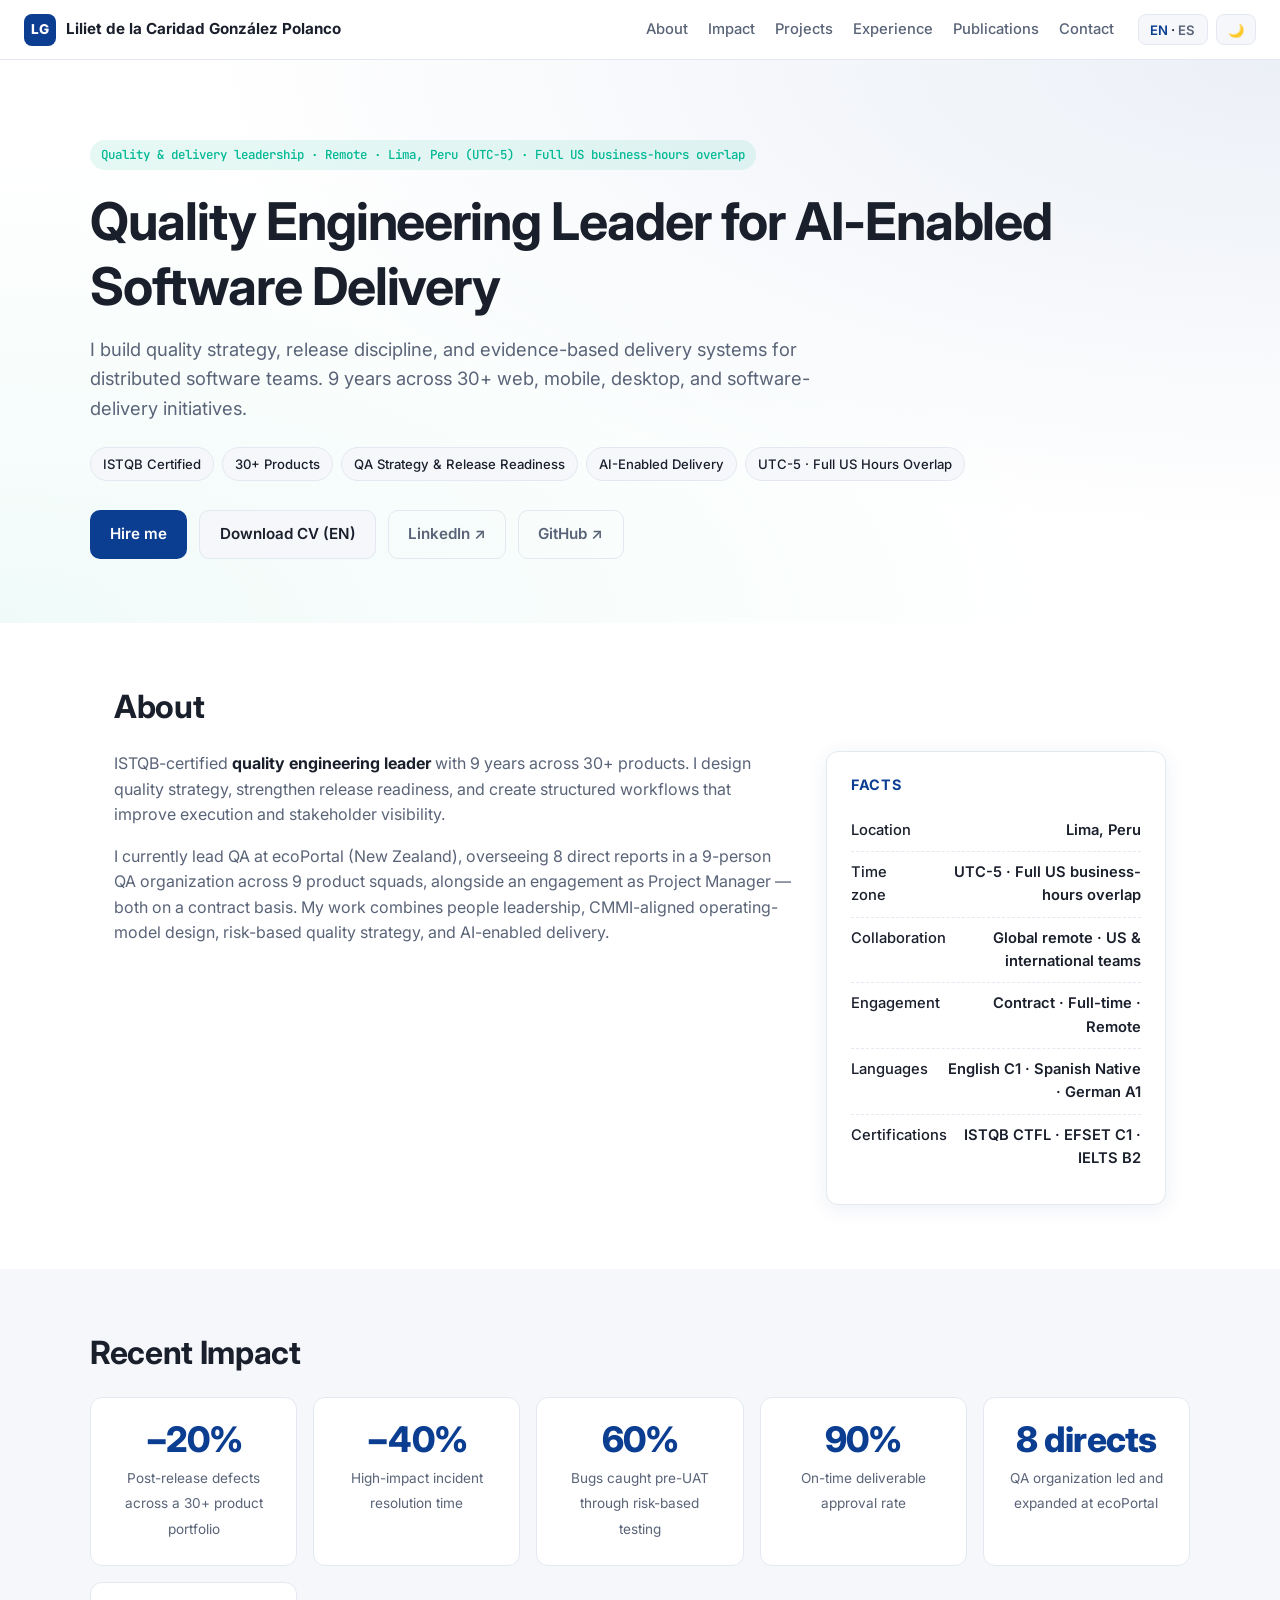
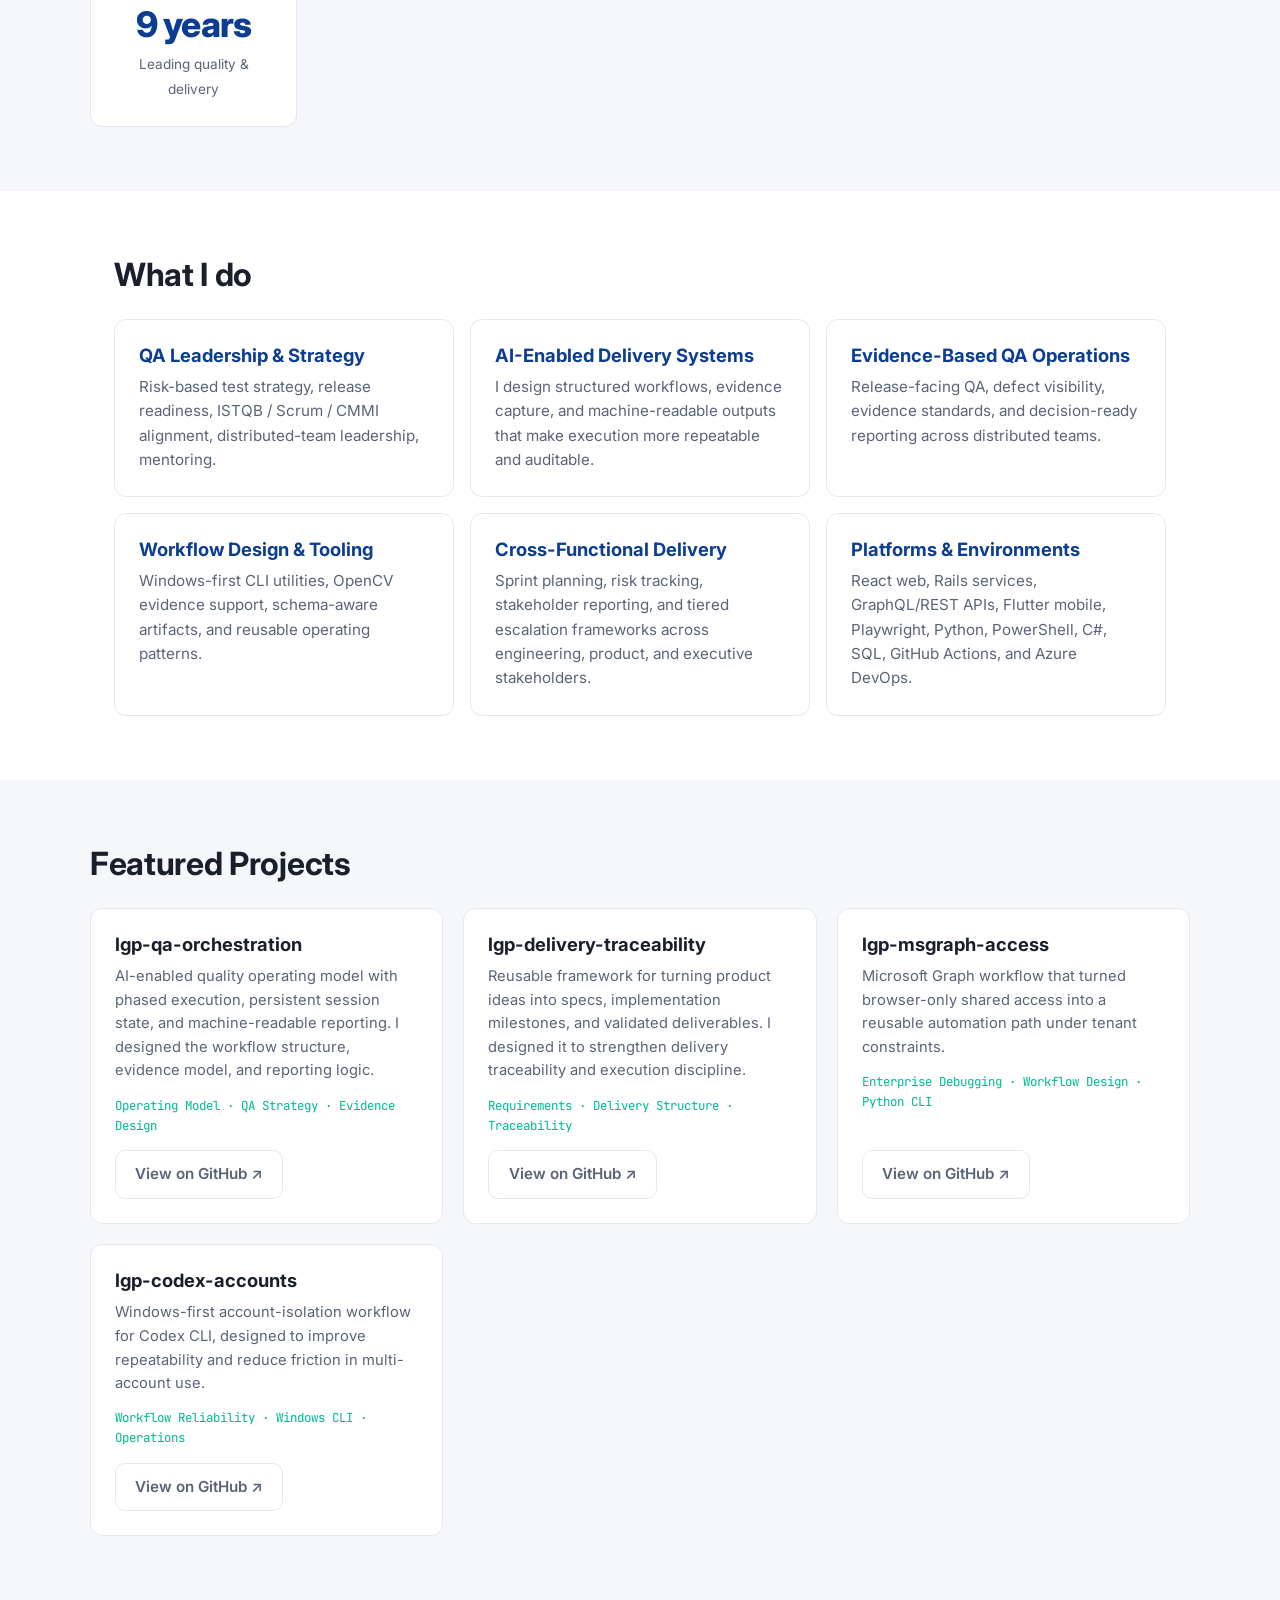
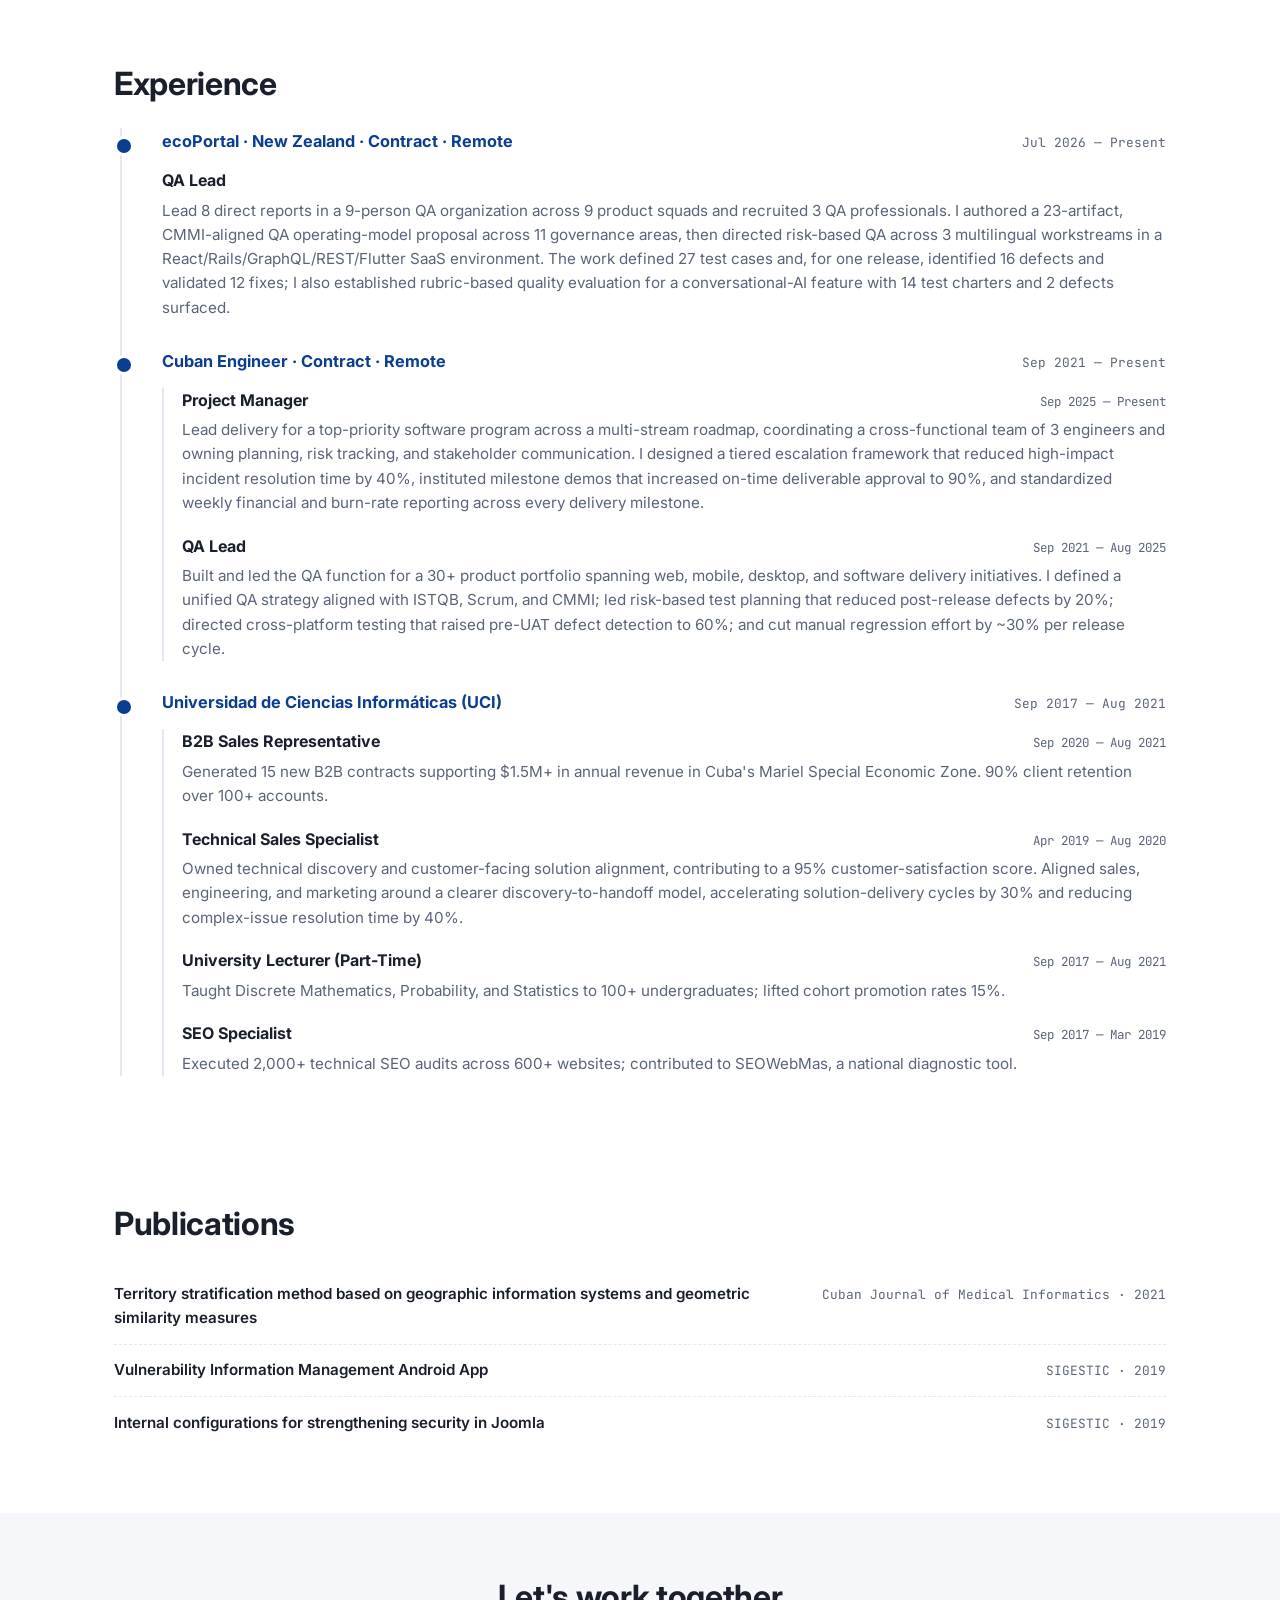
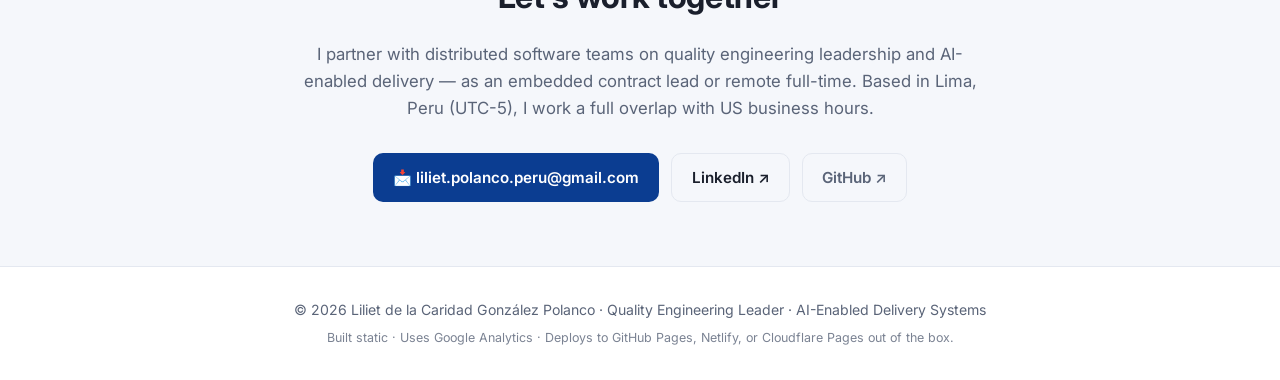
<file: index.html>
<!doctype html>
<html lang="en" data-theme="light">
<head>
  <meta charset="utf-8" />
  <meta name="viewport" content="width=device-width, initial-scale=1" />
  <title>Liliet de la Caridad González Polanco — Quality Engineering Leader · AI-Enabled Delivery Systems</title>
  <meta name="description" content="Quality engineering leader focused on QA strategy, release readiness, stakeholder visibility, and AI-enabled delivery systems for distributed software teams. QA Lead at ecoPortal. Based in Lima, Peru (UTC-5) with full US business-hours overlap." />
  <meta name="author" content="Liliet de la Caridad González Polanco" />
  <meta name="theme-color" content="#0B3D91" />

  <link rel="canonical" href="https://erzascarlettitania.github.io/portfolio/" />

  <!-- Open Graph -->
  <meta property="og:type" content="website" />
  <meta property="og:site_name" content="Liliet de la Caridad González Polanco — Portfolio" />
  <meta property="og:url" content="https://erzascarlettitania.github.io/portfolio/" />
  <meta property="og:title" content="Liliet de la Caridad González Polanco — Quality Engineering Leader · AI-Enabled Delivery Systems" />
  <meta property="og:description" content="Quality engineering leadership, release readiness, stakeholder visibility, and AI-enabled delivery systems for distributed software teams. Lima, Peru (UTC-5) — full US business-hours overlap." />
  <meta property="og:image" content="https://erzascarlettitania.github.io/portfolio/assets/og-cover.png" />
  <meta property="og:image:secure_url" content="https://erzascarlettitania.github.io/portfolio/assets/og-cover.png" />
  <meta property="og:image:type" content="image/png" />
  <meta property="og:image:width" content="1200" />
  <meta property="og:image:height" content="630" />
  <meta property="og:image:alt" content="Liliet de la Caridad González Polanco — Quality Strategy · Delivery Discipline · AI-Enabled Operations" />
  <meta property="og:locale" content="en_US" />
  <meta property="og:locale:alternate" content="es_ES" />

  <!-- Twitter / X -->
  <meta name="twitter:card" content="summary_large_image" />
  <meta name="twitter:title" content="Liliet de la Caridad González Polanco — Quality Engineering Leader · AI-Enabled Delivery Systems" />
  <meta name="twitter:description" content="Quality engineering leadership, release readiness, stakeholder visibility, and AI-enabled delivery systems for distributed software teams. Lima, Peru (UTC-5) — full US business-hours overlap." />
  <meta name="twitter:image" content="https://erzascarlettitania.github.io/portfolio/assets/og-cover.png" />

  <link rel="preconnect" href="https://fonts.googleapis.com" />
  <link rel="preconnect" href="https://fonts.gstatic.com" crossorigin />
  <link href="https://fonts.googleapis.com/css2?family=Inter:wght@400;500;600;700;800&family=JetBrains+Mono:wght@400;500&display=swap" rel="stylesheet" />
  <link rel="stylesheet" href="assets/styles.css" />
  <link rel="icon" href="data:image/svg+xml,%3Csvg xmlns='http://www.w3.org/2000/svg' viewBox='0 0 100 100'%3E%3Crect width='100' height='100' rx='20' fill='%230B3D91'/%3E%3Ctext x='50' y='66' font-size='52' font-family='Inter,sans-serif' font-weight='800' text-anchor='middle' fill='white'%3ELG%3C/text%3E%3C/svg%3E" />
  <!-- Google tag (gtag.js) -->
  <script async src="https://www.googletagmanager.com/gtag/js?id=G-RDJG6K39SJ"></script>
  <script>
    window.dataLayer = window.dataLayer || [];
    function gtag(){dataLayer.push(arguments);}
    gtag('js', new Date());
    gtag('config', 'G-RDJG6K39SJ');
  </script>
</head>
<body>

<!-- ====== NAV ====== -->
<header class="nav">
  <a href="#top" class="brand">
    <span class="brand-mark">LG</span>
    <span class="brand-name">Liliet de la Caridad González Polanco</span>
  </a>
  <nav class="nav-links">
    <a href="#about" data-i18n="nav.about">About</a>
    <a href="#impact" data-i18n="nav.impact">Impact</a>
    <a href="#projects" data-i18n="nav.projects">Projects</a>
    <a href="#experience" data-i18n="nav.experience">Experience</a>
    <a href="#publications" data-i18n="nav.publications">Publications</a>
    <a href="#contact" data-i18n="nav.contact">Contact</a>
  </nav>
  <div class="nav-actions">
    <button class="lang-toggle" id="langToggle" aria-label="Toggle language">
      <span class="lang-on">EN</span> · <span class="lang-off">ES</span>
    </button>
    <button class="theme-toggle" id="themeToggle" aria-label="Toggle theme">🌙</button>
  </div>
</header>

<main id="top">

<!-- ====== HERO ====== -->
<section class="hero">
  <div class="hero-inner">
    <p class="eyebrow" data-i18n="hero.eyebrow">Quality &amp; delivery leadership · Remote · Lima, Peru (UTC-5) · Full US business-hours overlap</p>
    <h1 data-i18n="hero.title">Quality Engineering Leader for AI-Enabled Software Delivery</h1>
    <p class="lead" data-i18n="hero.lead">
      I build quality strategy, release discipline, and evidence-based delivery systems for distributed software teams.
      9 years across 30+ web, mobile, desktop, and software-delivery initiatives.
    </p>
    <div class="badges">
      <span class="badge" data-i18n="hero.b1">ISTQB Certified</span>
      <span class="badge" data-i18n="hero.b2">30+ Products</span>
      <span class="badge" data-i18n="hero.b3">QA Strategy &amp; Release Readiness</span>
      <span class="badge" data-i18n="hero.b4">AI-Enabled Delivery</span>
      <span class="badge" data-i18n="hero.b5">UTC-5 · Full US Hours Overlap</span>
    </div>
    <div class="cta-row">
      <a class="btn btn-primary" href="mailto:liliet.polanco.peru@gmail.com" data-i18n="hero.ctaHire">Hire me</a>
      <a class="btn btn-secondary" id="cvDownload" href="assets/cv-en.pdf" download data-i18n="hero.ctaCv">Download CV (EN)</a>
      <a class="btn btn-ghost" href="https://www.linkedin.com/in/lilypolanco" target="_blank" rel="noopener">LinkedIn ↗</a>
      <a class="btn btn-ghost" href="https://github.com/ErzaScarletTitania" target="_blank" rel="noopener">GitHub ↗</a>
    </div>
  </div>
</section>

<!-- ====== ABOUT ====== -->
<section id="about" class="section">
  <h2 data-i18n="about.title">About</h2>
  <div class="grid two-col">
    <div>
      <p data-i18n="about.p1">
        ISTQB-certified <strong>quality engineering leader</strong> with 9 years across 30+ products.
        I design quality strategy, strengthen release readiness, and create structured workflows that improve execution and stakeholder visibility.
      </p>
      <p data-i18n="about.p2">
        I currently lead QA at ecoPortal (New Zealand), overseeing 8 direct reports in a 9-person QA organization across 9 product squads, alongside an engagement as Project Manager — both on a contract basis.
        My work combines people leadership, CMMI-aligned operating-model design, risk-based quality strategy, and AI-enabled delivery.
      </p>
    </div>
    <aside class="card">
      <h3 data-i18n="about.factsTitle">Facts</h3>
      <ul class="facts">
        <li><strong data-i18n="about.f1k">Location</strong><span data-i18n="about.f1v">Lima, Peru</span></li>
        <li><strong data-i18n="about.ftzk">Time zone</strong><span data-i18n="about.ftzv">UTC-5 · Full US business-hours overlap</span></li>
        <li><strong data-i18n="about.f2k">Collaboration</strong><span data-i18n="about.f2v">Global remote · US &amp; international teams</span></li>
        <li><strong data-i18n="about.f3k">Engagement</strong><span data-i18n="about.f3v">Contract · Full-time · Remote</span></li>
        <li><strong data-i18n="about.f4k">Languages</strong><span data-i18n="about.f4v">English C1 · Spanish Native · German A1</span></li>
        <li><strong data-i18n="about.f5k">Certifications</strong><span>ISTQB CTFL · EFSET C1 · IELTS B2</span></li>
      </ul>
    </aside>
  </div>
</section>

<!-- ====== IMPACT ====== -->
<section id="impact" class="section section-alt">
  <h2 data-i18n="impact.title">Recent Impact</h2>
  <div class="metrics">
    <div class="metric">
      <span class="metric-value">−20%</span>
      <span class="metric-label" data-i18n="impact.m1">Post-release defects across a 30+ product portfolio</span>
    </div>
    <div class="metric">
      <span class="metric-value">−40%</span>
      <span class="metric-label" data-i18n="impact.m2">High-impact incident resolution time</span>
    </div>
    <div class="metric">
      <span class="metric-value">60%</span>
      <span class="metric-label" data-i18n="impact.m3">Bugs caught pre-UAT through risk-based testing</span>
    </div>
    <div class="metric">
      <span class="metric-value">90%</span>
      <span class="metric-label" data-i18n="impact.m4">On-time deliverable approval rate</span>
    </div>
    <div class="metric">
      <span class="metric-value">8 directs</span>
      <span class="metric-label" data-i18n="impact.m5">QA organization led and expanded at ecoPortal</span>
    </div>
    <div class="metric">
      <span class="metric-value" data-i18n="impact.v6">9 years</span>
      <span class="metric-label" data-i18n="impact.m6">Leading quality &amp; delivery</span>
    </div>
  </div>
</section>

<!-- ====== SKILLS ====== -->
<section id="skills" class="section">
  <h2 data-i18n="skills.title">What I do</h2>
  <div class="skills-grid">
    <div class="skill-card">
      <h3 data-i18n="skills.s1t">QA Leadership &amp; Strategy</h3>
      <p data-i18n="skills.s1d">Risk-based test strategy, release readiness, ISTQB / Scrum / CMMI alignment, distributed-team leadership, mentoring.</p>
    </div>
    <div class="skill-card">
      <h3 data-i18n="skills.s2t">AI-Enabled Delivery Systems</h3>
      <p data-i18n="skills.s2d">I design structured workflows, evidence capture, and machine-readable outputs that make execution more repeatable and auditable.</p>
    </div>
    <div class="skill-card">
      <h3 data-i18n="skills.s3t">Evidence-Based QA Operations</h3>
      <p data-i18n="skills.s3d">Release-facing QA, defect visibility, evidence standards, and decision-ready reporting across distributed teams.</p>
    </div>
    <div class="skill-card">
      <h3 data-i18n="skills.s4t">Workflow Design &amp; Tooling</h3>
      <p data-i18n="skills.s4d">Windows-first CLI utilities, OpenCV evidence support, schema-aware artifacts, and reusable operating patterns.</p>
    </div>
    <div class="skill-card">
      <h3 data-i18n="skills.s5t">Cross-Functional Delivery</h3>
      <p data-i18n="skills.s5d">Sprint planning, risk tracking, stakeholder reporting, and tiered escalation frameworks across engineering, product, and executive stakeholders.</p>
    </div>
    <div class="skill-card">
      <h3 data-i18n="skills.s6t">Platforms &amp; Environments</h3>
      <p data-i18n="skills.s6d">Web, .NET 8 desktop, Flutter mobile, Playwright, Python, PowerShell, C#, SQL, GitHub Actions, and Azure DevOps.</p>
    </div>
  </div>
</section>

<!-- ====== PROJECTS ====== -->
<section id="projects" class="section section-alt">
  <h2 data-i18n="projects.title">Featured Projects</h2>
  <div class="projects">
    <article class="project">
      <h3>lgp-qa-orchestration</h3>
      <p data-i18n="projects.p1">
        AI-enabled quality operating model with phased execution, persistent session state, and machine-readable reporting.
        I designed the workflow structure, evidence model, and reporting logic.
      </p>
      <p class="stack" data-i18n="projects.s1">Operating Model · QA Strategy · Evidence Design</p>
      <a class="btn btn-ghost" href="https://github.com/ErzaScarletTitania/lgp-qa-orchestration" target="_blank" rel="noopener" data-i18n="projects.cta">View on GitHub ↗</a>
    </article>
    <article class="project">
      <h3>lgp-delivery-traceability</h3>
      <p data-i18n="projects.p2">
        Reusable framework for turning product ideas into specs, implementation milestones, and validated deliverables.
        I designed it to strengthen delivery traceability and execution discipline.
      </p>
      <p class="stack" data-i18n="projects.s2">Requirements · Delivery Structure · Traceability</p>
      <a class="btn btn-ghost" href="https://github.com/ErzaScarletTitania/lgp-delivery-traceability" target="_blank" rel="noopener" data-i18n="projects.cta">View on GitHub ↗</a>
    </article>
    <article class="project">
      <h3>lgp-msgraph-access</h3>
      <p data-i18n="projects.p3">
        Microsoft Graph workflow that turned browser-only shared access into a reusable automation path under tenant constraints.
      </p>
      <p class="stack" data-i18n="projects.s3">Enterprise Debugging · Workflow Design · Python CLI</p>
      <a class="btn btn-ghost" href="https://github.com/ErzaScarletTitania/lgp-msgraph-access" target="_blank" rel="noopener" data-i18n="projects.cta">View on GitHub ↗</a>
    </article>
    <article class="project">
      <h3>lgp-codex-accounts</h3>
      <p data-i18n="projects.p4">
        Windows-first account-isolation workflow for Codex CLI, designed to improve repeatability and reduce friction in multi-account use.
      </p>
      <p class="stack" data-i18n="projects.s4">Workflow Reliability · Windows CLI · Operations</p>
      <a class="btn btn-ghost" href="https://github.com/ErzaScarletTitania/lgp-codex-accounts" target="_blank" rel="noopener" data-i18n="projects.cta">View on GitHub ↗</a>
    </article>
  </div>
</section>

<!-- ====== EXPERIENCE ====== -->
<section id="experience" class="section">
  <h2 data-i18n="exp.title">Experience</h2>
  <ol class="timeline">
    <li>
      <div class="t-company-head">
        <span class="t-company-name" data-i18n="exp.c1">ecoPortal · New Zealand · Contract · Remote</span>
        <span class="t-span" data-i18n="exp.c1d">Jul 2026 — Present</span>
      </div>
      <ul class="roles">
        <li class="role">
          <div class="role-head">
            <span class="role-title" data-i18n="exp.h0r">QA Lead</span>
          </div>
          <p data-i18n="exp.r0">Lead 8 direct reports in a 9-person QA organization across 9 product squads and recruited 3 QA professionals. I authored a 23-artifact, CMMI-aligned QA operating-model proposal across 11 governance areas, then directed risk-based QA across 3 multilingual workstreams in a React/Rails/GraphQL/REST/Flutter SaaS environment. The work defined 27 test cases and, for one release, identified 16 defects and validated 12 fixes; I also established rubric-based quality evaluation for a conversational-AI feature with 14 test charters and 2 defects surfaced.</p>
        </li>
      </ul>
    </li>
    <li>
      <div class="t-company-head">
        <span class="t-company-name" data-i18n="exp.c2">Cuban Engineer · Contract · Remote</span>
        <span class="t-span" data-i18n="exp.c2d">Sep 2021 — Present</span>
      </div>
      <ul class="roles multi">
        <li class="role">
          <div class="role-head">
            <span class="role-title" data-i18n="exp.h1r">Project Manager</span>
            <span class="role-date" data-i18n="exp.h1d">Sep 2025 — Present</span>
          </div>
          <p data-i18n="exp.r1">Lead delivery for a top-priority software program across a multi-stream roadmap, coordinating a cross-functional team of 3 engineers and owning planning, risk tracking, and stakeholder communication. I designed a tiered escalation framework that reduced high-impact incident resolution time by 40%, instituted milestone demos that increased on-time deliverable approval to 90%, and standardized weekly financial and burn-rate reporting across every delivery milestone.</p>
        </li>
        <li class="role">
          <div class="role-head">
            <span class="role-title" data-i18n="exp.h2r">QA Lead</span>
            <span class="role-date" data-i18n="exp.h2d">Sep 2021 — Aug 2025</span>
          </div>
          <p data-i18n="exp.r2">Built and led the QA function for a 30+ product portfolio spanning web, mobile, desktop, and software delivery initiatives. I defined a unified QA strategy aligned with ISTQB, Scrum, and CMMI; led risk-based test planning that reduced post-release defects by 20%; directed cross-platform testing that raised pre-UAT defect detection to 60%; and cut manual regression effort by ~30% per release cycle.</p>
        </li>
      </ul>
    </li>
    <li>
      <div class="t-company-head">
        <span class="t-company-name" data-i18n="exp.c3">Universidad de Ciencias Informáticas (UCI)</span>
        <span class="t-span" data-i18n="exp.c3d">Sep 2017 — Aug 2021</span>
      </div>
      <ul class="roles multi">
        <li class="role">
          <div class="role-head">
            <span class="role-title" data-i18n="exp.h3r">B2B Sales Representative</span>
            <span class="role-date" data-i18n="exp.h3d">Sep 2020 — Aug 2021</span>
          </div>
          <p data-i18n="exp.r3">Generated 15 new B2B contracts supporting $1.5M+ in annual revenue in Cuba's Mariel Special Economic Zone. 90% client retention over 100+ accounts.</p>
        </li>
        <li class="role">
          <div class="role-head">
            <span class="role-title" data-i18n="exp.h4r">Technical Sales Specialist</span>
            <span class="role-date" data-i18n="exp.h4d">Apr 2019 — Aug 2020</span>
          </div>
          <p data-i18n="exp.r4">Owned technical discovery and customer-facing solution alignment, contributing to a 95% customer-satisfaction score. Aligned sales, engineering, and marketing around a clearer discovery-to-handoff model, accelerating solution-delivery cycles by 30% and reducing complex-issue resolution time by 40%.</p>
        </li>
        <li class="role">
          <div class="role-head">
            <span class="role-title" data-i18n="exp.h5r">University Lecturer (Part-Time)</span>
            <span class="role-date" data-i18n="exp.h5d">Sep 2017 — Aug 2021</span>
          </div>
          <p data-i18n="exp.r5">Taught Discrete Mathematics, Probability, and Statistics to 100+ undergraduates; lifted cohort promotion rates 15%.</p>
        </li>
        <li class="role">
          <div class="role-head">
            <span class="role-title" data-i18n="exp.h6r">SEO Specialist</span>
            <span class="role-date" data-i18n="exp.h6d">Sep 2017 — Mar 2019</span>
          </div>
          <p data-i18n="exp.r6">Executed 2,000+ technical SEO audits across 600+ websites; contributed to SEOWebMas, a national diagnostic tool.</p>
        </li>
      </ul>
    </li>
  </ol>
</section>

<!-- ====== PUBLICATIONS ====== -->
<section id="publications" class="section">
  <h2 data-i18n="pub.title">Publications</h2>
  <ul class="pub-list">
    <li>
      <span class="pub-name" data-i18n="pub.p1">Territory stratification method based on geographic information systems and geometric similarity measures</span>
      <span class="pub-meta" data-i18n="pub.v1">Cuban Journal of Medical Informatics · 2021</span>
    </li>
    <li>
      <span class="pub-name" data-i18n="pub.p2">Vulnerability Information Management Android App</span>
      <span class="pub-meta" data-i18n="pub.v2">SIGESTIC · 2019</span>
    </li>
    <li>
      <span class="pub-name" data-i18n="pub.p3">Internal configurations for strengthening security in Joomla</span>
      <span class="pub-meta" data-i18n="pub.v3">SIGESTIC · 2019</span>
    </li>
  </ul>
</section>

<!-- ====== CONTACT ====== -->
<section id="contact" class="section section-alt contact">
  <h2 data-i18n="contact.title">Let's work together</h2>
    <p class="contact-lead" data-i18n="contact.lead">
    I partner with distributed software teams on quality engineering leadership and AI-enabled delivery — as an embedded contract lead or remote full-time.
    Based in Lima, Peru (UTC-5), I work a full overlap with US business hours.
    </p>
  <div class="cta-row center">
    <a class="btn btn-primary" href="mailto:liliet.polanco.peru@gmail.com">📩 liliet.polanco.peru@gmail.com</a>
    <a class="btn btn-secondary" href="https://www.linkedin.com/in/lilypolanco" target="_blank" rel="noopener">LinkedIn ↗</a>
    <a class="btn btn-ghost" href="https://github.com/ErzaScarletTitania" target="_blank" rel="noopener">GitHub ↗</a>
  </div>
</section>

</main>

<footer class="footer">
  <p>© <span id="year"></span> Liliet de la Caridad González Polanco · <span data-i18n="footer.tag">Quality Engineering Leader · AI-Enabled Delivery Systems</span></p>
  <p class="small" data-i18n="footer.built">Built static · Uses Google Analytics · Deploys to GitHub Pages, Netlify, or Cloudflare Pages out of the box.</p>
</footer>

<script src="assets/script.js"></script>
</body>
</html>
</file>
<file: assets/styles.css>
/* ============================================
   Liliet Gonzalez Polanco — Portfolio styles
   Single-page, responsive, light + dark theme
   ============================================ */

:root {
  --navy: #0B3D91;
  --navy-2: #1853C7;
  --ink: #1A1F2C;
  --muted: #5A6478;
  --bg: #FFFFFF;
  --bg-alt: #F5F7FB;
  --card: #FFFFFF;
  --border: #E4E8F0;
  --accent: #00B894;
  --shadow: 0 4px 20px rgba(11, 61, 145, 0.08);
  --radius: 12px;
  --max: 1100px;
  --font: 'Inter', -apple-system, BlinkMacSystemFont, 'Segoe UI', Roboto, sans-serif;
  --mono: 'JetBrains Mono', ui-monospace, SFMono-Regular, Menlo, monospace;
}

[data-theme="dark"] {
  --ink: #E8ECF5;
  --muted: #98A2B8;
  --bg: #0E1322;
  --bg-alt: #151B2E;
  --card: #1A2138;
  --border: #2A3252;
  --navy: #4D7CE6;
  --navy-2: #6E96EF;
  --shadow: 0 4px 20px rgba(0, 0, 0, 0.4);
}

* { box-sizing: border-box; margin: 0; padding: 0; }

html { scroll-behavior: smooth; }

body {
  font-family: var(--font);
  color: var(--ink);
  background: var(--bg);
  line-height: 1.6;
  font-size: 16px;
  -webkit-font-smoothing: antialiased;
  transition: background 0.2s, color 0.2s;
}

a { color: var(--navy); text-decoration: none; }
a:hover { text-decoration: underline; }

h1, h2, h3 { font-weight: 700; line-height: 1.25; color: var(--ink); }
h1 { font-size: clamp(2rem, 4.5vw, 3.25rem); letter-spacing: -0.02em; }
h2 { font-size: clamp(1.5rem, 3vw, 2rem); margin-bottom: 1.5rem; letter-spacing: -0.01em; }
h3 { font-size: 1.15rem; margin-bottom: 0.5rem; }

/* ====== NAV ====== */
.nav {
  position: sticky; top: 0; z-index: 50;
  display: flex; align-items: center; gap: 1.5rem;
  padding: 0.85rem 1.5rem;
  background: rgba(255, 255, 255, 0.85);
  backdrop-filter: blur(12px);
  border-bottom: 1px solid var(--border);
}
[data-theme="dark"] .nav { background: rgba(14, 19, 34, 0.85); }

.brand { display: flex; align-items: center; gap: 0.6rem; font-weight: 700; color: var(--ink); }
.brand:hover { text-decoration: none; }
.brand-mark {
  display: inline-flex; align-items: center; justify-content: center;
  width: 32px; height: 32px;
  background: var(--navy); color: white;
  border-radius: 8px; font-size: 0.85rem; font-weight: 800;
}
.brand-name { font-size: 0.95rem; }

.nav-links { display: flex; gap: 1.25rem; margin-left: auto; }
.nav-links a { color: var(--muted); font-size: 0.92rem; font-weight: 500; }
.nav-links a:hover { color: var(--navy); text-decoration: none; }

.nav-actions { display: flex; gap: 0.5rem; }
.lang-toggle, .theme-toggle {
  background: var(--bg-alt); border: 1px solid var(--border);
  color: var(--ink); padding: 0.4rem 0.7rem;
  border-radius: 8px; cursor: pointer; font-size: 0.82rem; font-weight: 600;
  font-family: var(--font);
  transition: all 0.15s;
}
.lang-toggle:hover, .theme-toggle:hover { border-color: var(--navy); color: var(--navy); }
.lang-on { color: var(--navy); }
.lang-off { color: var(--muted); }
[lang="es"] .lang-on { color: var(--muted); }
[lang="es"] .lang-off { color: var(--navy); }

/* ====== HERO ====== */
.hero {
  padding: 5rem 1.5rem 4rem;
  background:
    radial-gradient(ellipse at top right, rgba(11, 61, 145, 0.08), transparent 60%),
    radial-gradient(ellipse at bottom left, rgba(0, 184, 148, 0.06), transparent 60%);
}
.hero-inner { max-width: var(--max); margin: 0 auto; }

.eyebrow {
  display: inline-block;
  font-family: var(--mono);
  font-size: 0.78rem;
  color: var(--accent);
  background: rgba(0, 184, 148, 0.1);
  padding: 0.3rem 0.7rem;
  border-radius: 999px;
  margin-bottom: 1.2rem;
  font-weight: 500;
}

.lead {
  font-size: 1.15rem; color: var(--muted);
  max-width: 760px; margin: 1rem 0 1.5rem;
}

.badges { display: flex; flex-wrap: wrap; gap: 0.5rem; margin-bottom: 1.8rem; }
.badge {
  font-size: 0.82rem; padding: 0.35rem 0.75rem;
  background: var(--bg-alt); color: var(--ink);
  border: 1px solid var(--border); border-radius: 999px;
  font-weight: 500;
}

.cta-row { display: flex; flex-wrap: wrap; gap: 0.75rem; }
.cta-row.center { justify-content: center; }

.btn {
  display: inline-flex; align-items: center; gap: 0.4rem;
  padding: 0.7rem 1.2rem; border-radius: 10px;
  font-weight: 600; font-size: 0.95rem;
  border: 1px solid transparent; cursor: pointer;
  font-family: var(--font);
  transition: all 0.15s;
}
.btn:hover { text-decoration: none; transform: translateY(-1px); }
.btn-primary { background: var(--navy); color: white; }
.btn-primary:hover { background: var(--navy-2); color: white; box-shadow: var(--shadow); }
.btn-secondary { background: var(--bg-alt); color: var(--ink); border-color: var(--border); }
.btn-secondary:hover { border-color: var(--navy); color: var(--navy); }
.btn-ghost { background: transparent; color: var(--muted); border-color: var(--border); }
.btn-ghost:hover { color: var(--navy); border-color: var(--navy); }

/* ====== SECTIONS ====== */
.section {
  max-width: var(--max);
  margin: 0 auto;
  padding: 4rem 1.5rem;
}
.section-alt {
  background: var(--bg-alt);
  max-width: none;
  padding-left: max(1.5rem, calc((100vw - var(--max)) / 2));
  padding-right: max(1.5rem, calc((100vw - var(--max)) / 2));
}

.grid.two-col {
  display: grid; gap: 2rem;
  grid-template-columns: 2fr 1fr;
}
.grid.two-col p { color: var(--muted); margin-bottom: 1rem; }
.grid.two-col strong, .grid.two-col em { color: var(--ink); font-style: normal; }
.grid.two-col em { color: var(--navy); font-weight: 600; }

.card {
  background: var(--card);
  border: 1px solid var(--border);
  border-radius: var(--radius);
  padding: 1.5rem;
  box-shadow: var(--shadow);
}
.card h3 { color: var(--navy); margin-bottom: 1rem; font-size: 0.9rem; text-transform: uppercase; letter-spacing: 0.05em; }
.facts { list-style: none; }
.facts li {
  display: flex; justify-content: space-between; gap: 1rem;
  padding: 0.55rem 0;
  border-bottom: 1px dashed var(--border);
  font-size: 0.92rem;
}
.facts li:last-child { border-bottom: 0; }
.facts strong { color: var(--muted); font-weight: 500; }
.facts span { color: var(--ink); font-weight: 600; text-align: right; }

/* ====== METRICS ====== */
.metrics {
  display: grid;
  grid-template-columns: repeat(auto-fit, minmax(180px, 1fr));
  gap: 1rem;
  max-width: var(--max);
  margin: 0 auto;
}
.metric {
  background: var(--card);
  border: 1px solid var(--border);
  border-radius: var(--radius);
  padding: 1.5rem;
  text-align: center;
}
.metric-value {
  display: block;
  font-size: 2.2rem; font-weight: 800;
  color: var(--navy);
  line-height: 1; margin-bottom: 0.5rem;
  letter-spacing: -0.02em;
}
.metric-label {
  font-size: 0.85rem; color: var(--muted);
}

/* ====== SKILLS ====== */
.skills-grid {
  display: grid;
  grid-template-columns: repeat(auto-fit, minmax(280px, 1fr));
  gap: 1rem;
}
.skill-card {
  background: var(--card);
  border: 1px solid var(--border);
  border-radius: var(--radius);
  padding: 1.5rem;
  transition: transform 0.15s, box-shadow 0.15s;
}
.skill-card:hover { transform: translateY(-3px); box-shadow: var(--shadow); border-color: var(--navy); }
.skill-card h3 { color: var(--navy); }
.skill-card p { color: var(--muted); font-size: 0.95rem; }

/* ====== PROJECTS ====== */
.projects {
  display: grid;
  grid-template-columns: repeat(auto-fit, minmax(320px, 1fr));
  gap: 1.25rem;
  max-width: var(--max);
  margin: 0 auto;
}
.project {
  background: var(--card);
  border: 1px solid var(--border);
  border-radius: var(--radius);
  padding: 1.5rem;
  display: flex; flex-direction: column;
  transition: transform 0.15s, box-shadow 0.15s, border-color 0.15s;
}
.project:hover { transform: translateY(-3px); box-shadow: var(--shadow); border-color: var(--navy); }
.project h3 { margin-bottom: 0.6rem; }
.project p { color: var(--muted); font-size: 0.92rem; flex: 1; margin-bottom: 0.8rem; }
.project .stack {
  font-family: var(--mono); font-size: 0.78rem;
  color: var(--accent); margin-bottom: 0.9rem;
}
.project .btn { align-self: flex-start; }

/* ====== TIMELINE ====== */
.timeline { list-style: none; position: relative; padding-left: 1.5rem; }
.timeline::before {
  content: ''; position: absolute; left: 6px; top: 0; bottom: 0;
  width: 2px; background: var(--border);
}
.timeline > li { position: relative; padding: 0 0 1.75rem 1.5rem; }
.timeline > li:last-child { padding-bottom: 0; }
.timeline > li::before {
  content: ''; position: absolute; left: -1.5rem; top: 0.45rem;
  width: 14px; height: 14px; border-radius: 50%;
  background: var(--navy); border: 3px solid var(--bg);
}
[data-theme="dark"] .timeline > li::before { border-color: var(--bg); }
.t-header {
  display: flex; flex-wrap: wrap; gap: 0.5rem 1rem;
  align-items: baseline; margin-bottom: 0.4rem;
}
.t-role { font-weight: 700; color: var(--ink); }
.t-company { color: var(--navy); font-weight: 500; font-size: 0.95rem; }
.t-date { font-family: var(--mono); font-size: 0.8rem; color: var(--muted); margin-left: auto; }
.timeline p { color: var(--muted); font-size: 0.95rem; }

/* Employer block with nested roles */
.t-company-head {
  display: flex; flex-wrap: wrap; gap: 0.3rem 1rem;
  align-items: baseline; margin-bottom: 0.85rem;
}
.t-company-name { color: var(--navy); font-weight: 700; font-size: 1.02rem; }
.t-span { font-family: var(--mono); font-size: 0.8rem; color: var(--muted); margin-left: auto; }
.roles { list-style: none; }
.roles.multi { border-left: 2px solid var(--border); padding-left: 1.15rem; }
.role { padding-bottom: 1.15rem; }
.role:last-child { padding-bottom: 0; }
.role-head {
  display: flex; flex-wrap: wrap; gap: 0.2rem 1rem;
  align-items: baseline; margin-bottom: 0.3rem;
}
.role-title { font-weight: 700; color: var(--ink); }
.role-date { font-family: var(--mono); font-size: 0.78rem; color: var(--muted); margin-left: auto; }

/* ====== PUBLICATIONS ====== */
.pub-list { list-style: none; max-width: var(--max); margin: 0 auto; }
.pub-list li {
  display: flex; flex-wrap: wrap; justify-content: space-between;
  gap: 0.35rem 1.5rem; align-items: baseline;
  padding: 0.85rem 0; border-bottom: 1px dashed var(--border);
}
.pub-list li:last-child { border-bottom: 0; }
.pub-name { color: var(--ink); font-weight: 600; font-size: 0.95rem; flex: 1 1 320px; }
.pub-meta { font-family: var(--mono); font-size: 0.8rem; color: var(--muted); }

/* ====== CONTACT ====== */
.contact { text-align: center; }
.contact-lead {
  max-width: 700px; margin: 0 auto 2rem;
  color: var(--muted); font-size: 1.05rem;
}

/* ====== FOOTER ====== */
.footer {
  padding: 2rem 1.5rem;
  text-align: center;
  border-top: 1px solid var(--border);
  color: var(--muted);
  font-size: 0.88rem;
}
.footer .small { font-size: 0.78rem; margin-top: 0.4rem; opacity: 0.8; }

/* ====== RESPONSIVE ====== */
@media (max-width: 760px) {
  .nav { padding: 0.7rem 1rem; gap: 0.75rem; }
  .nav-links { display: none; }
  .brand-name { display: none; }
  .hero { padding: 3rem 1rem 2.5rem; }
  .section { padding: 3rem 1rem; }
  .section-alt { padding-left: 1rem; padding-right: 1rem; }
  .grid.two-col { grid-template-columns: 1fr; }
  .t-date { margin-left: 0; }
  .t-span, .role-date { margin-left: 0; }
  .roles.multi { padding-left: 0.85rem; }
}
</file>
